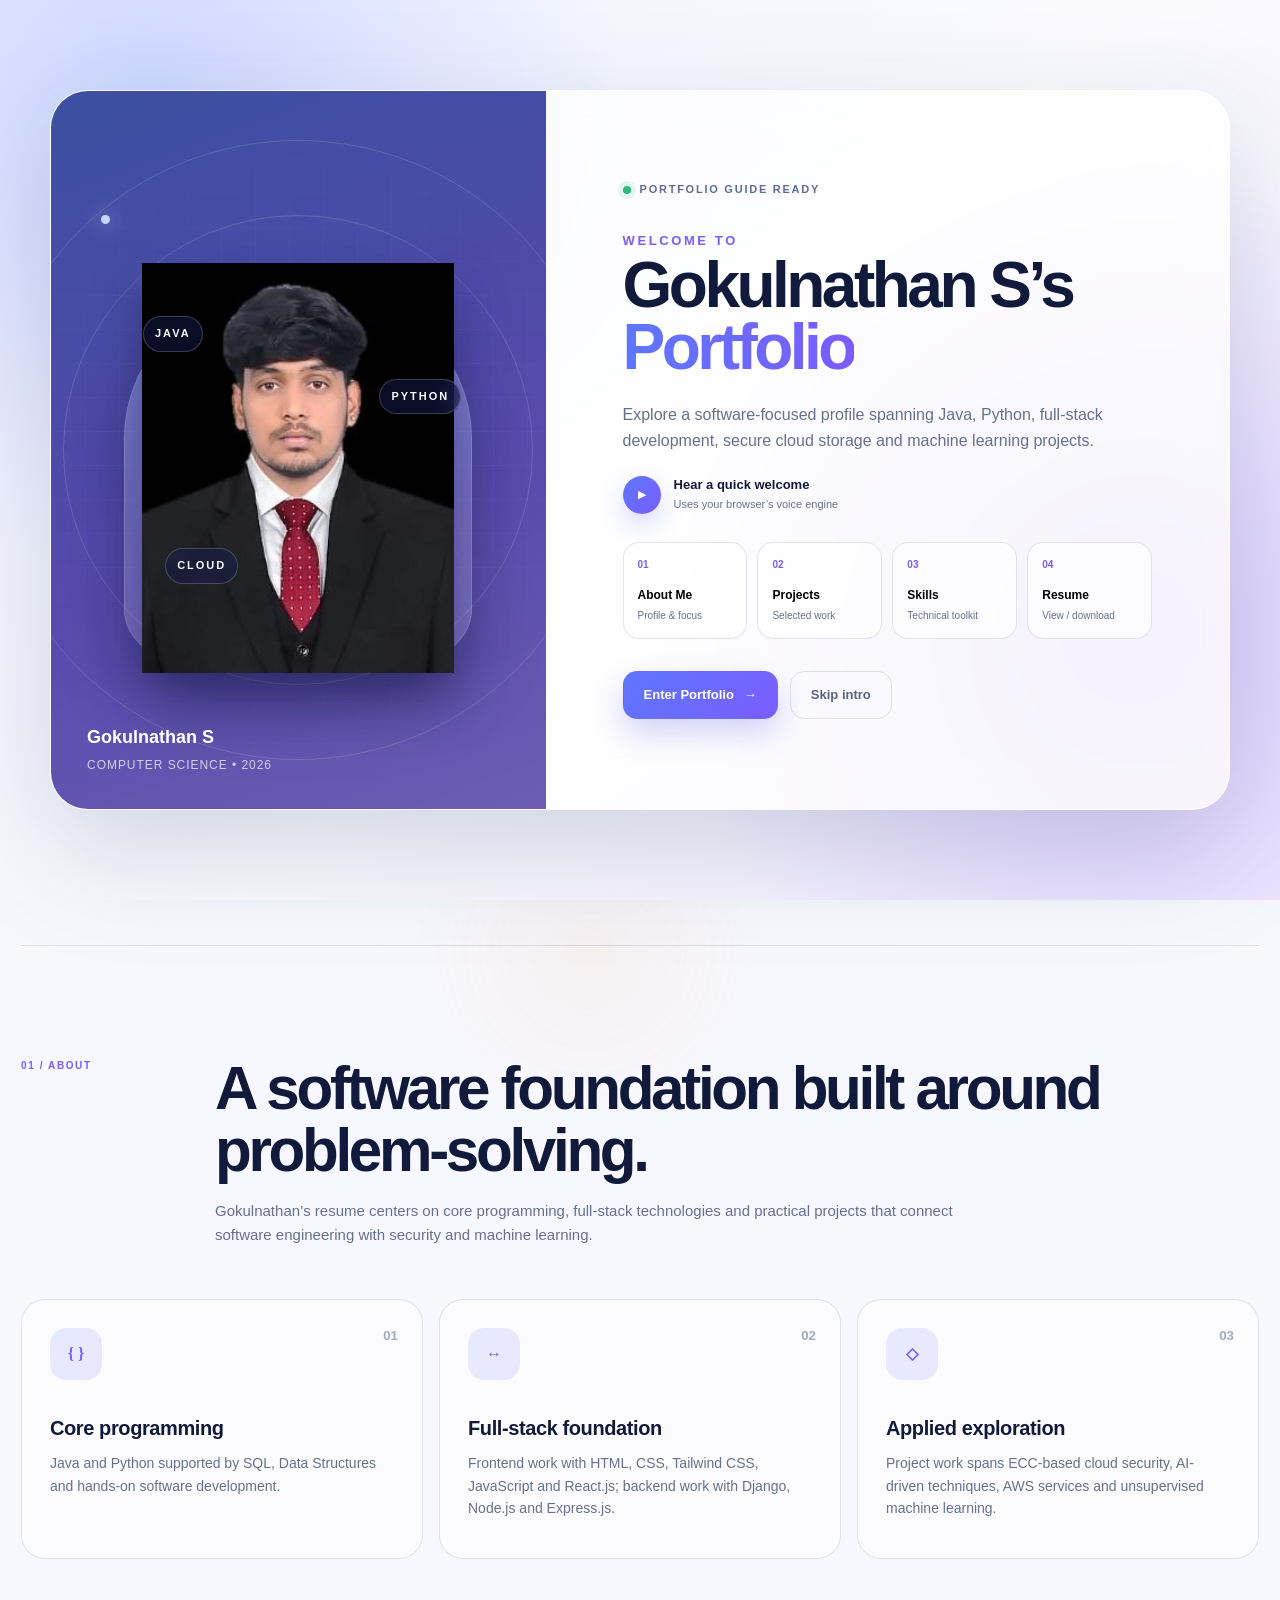
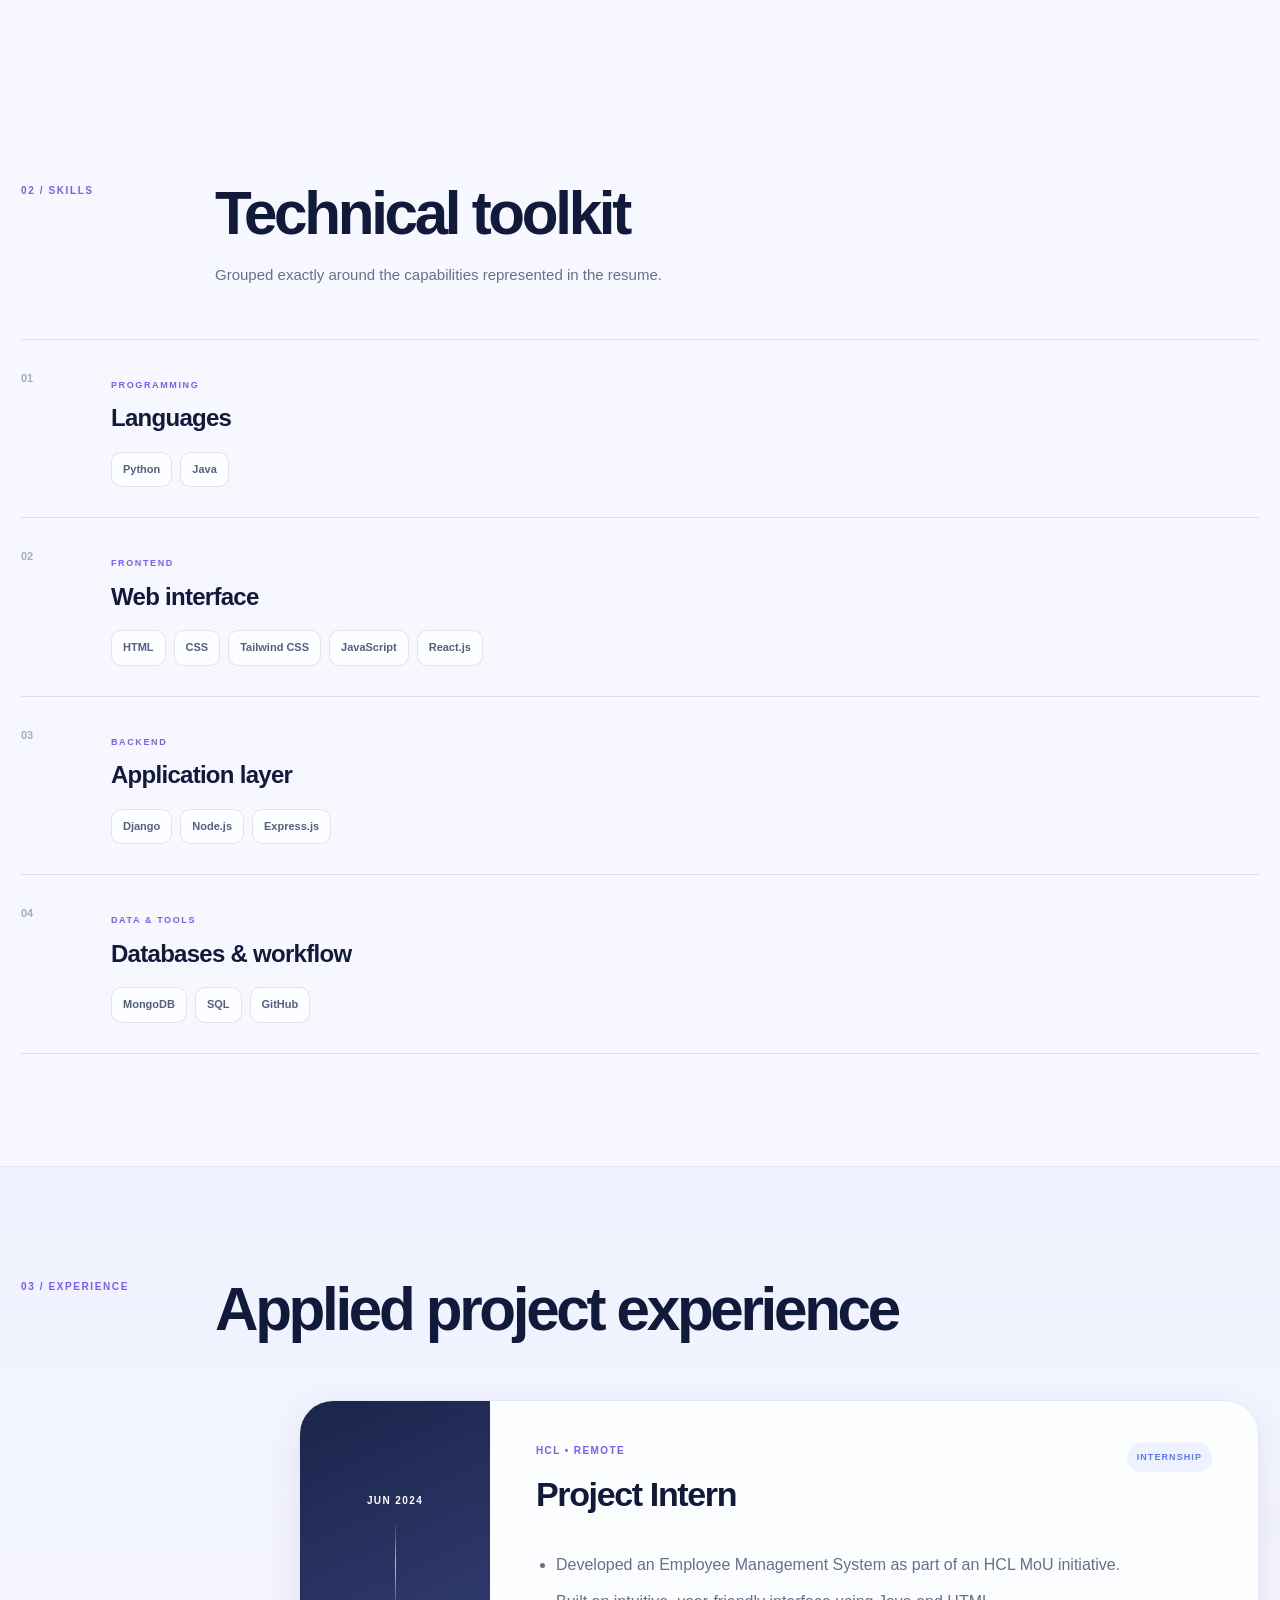
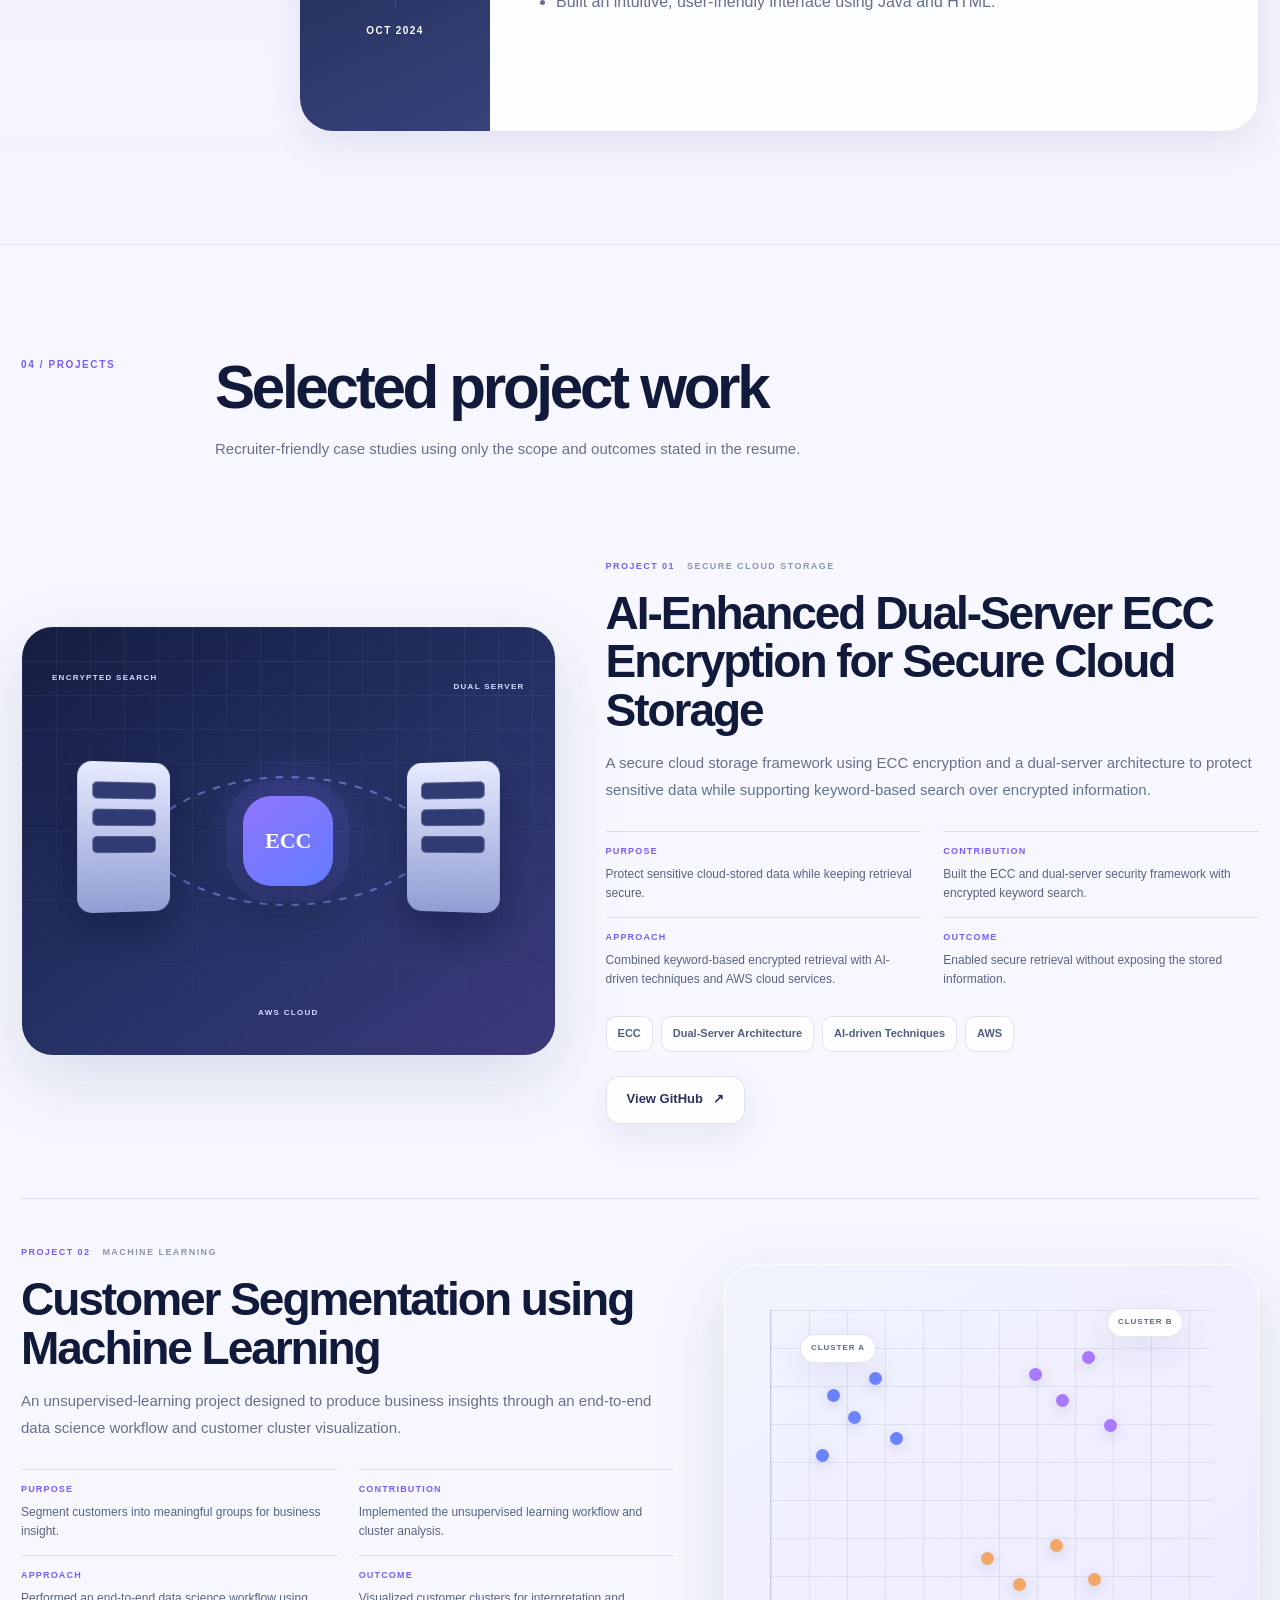
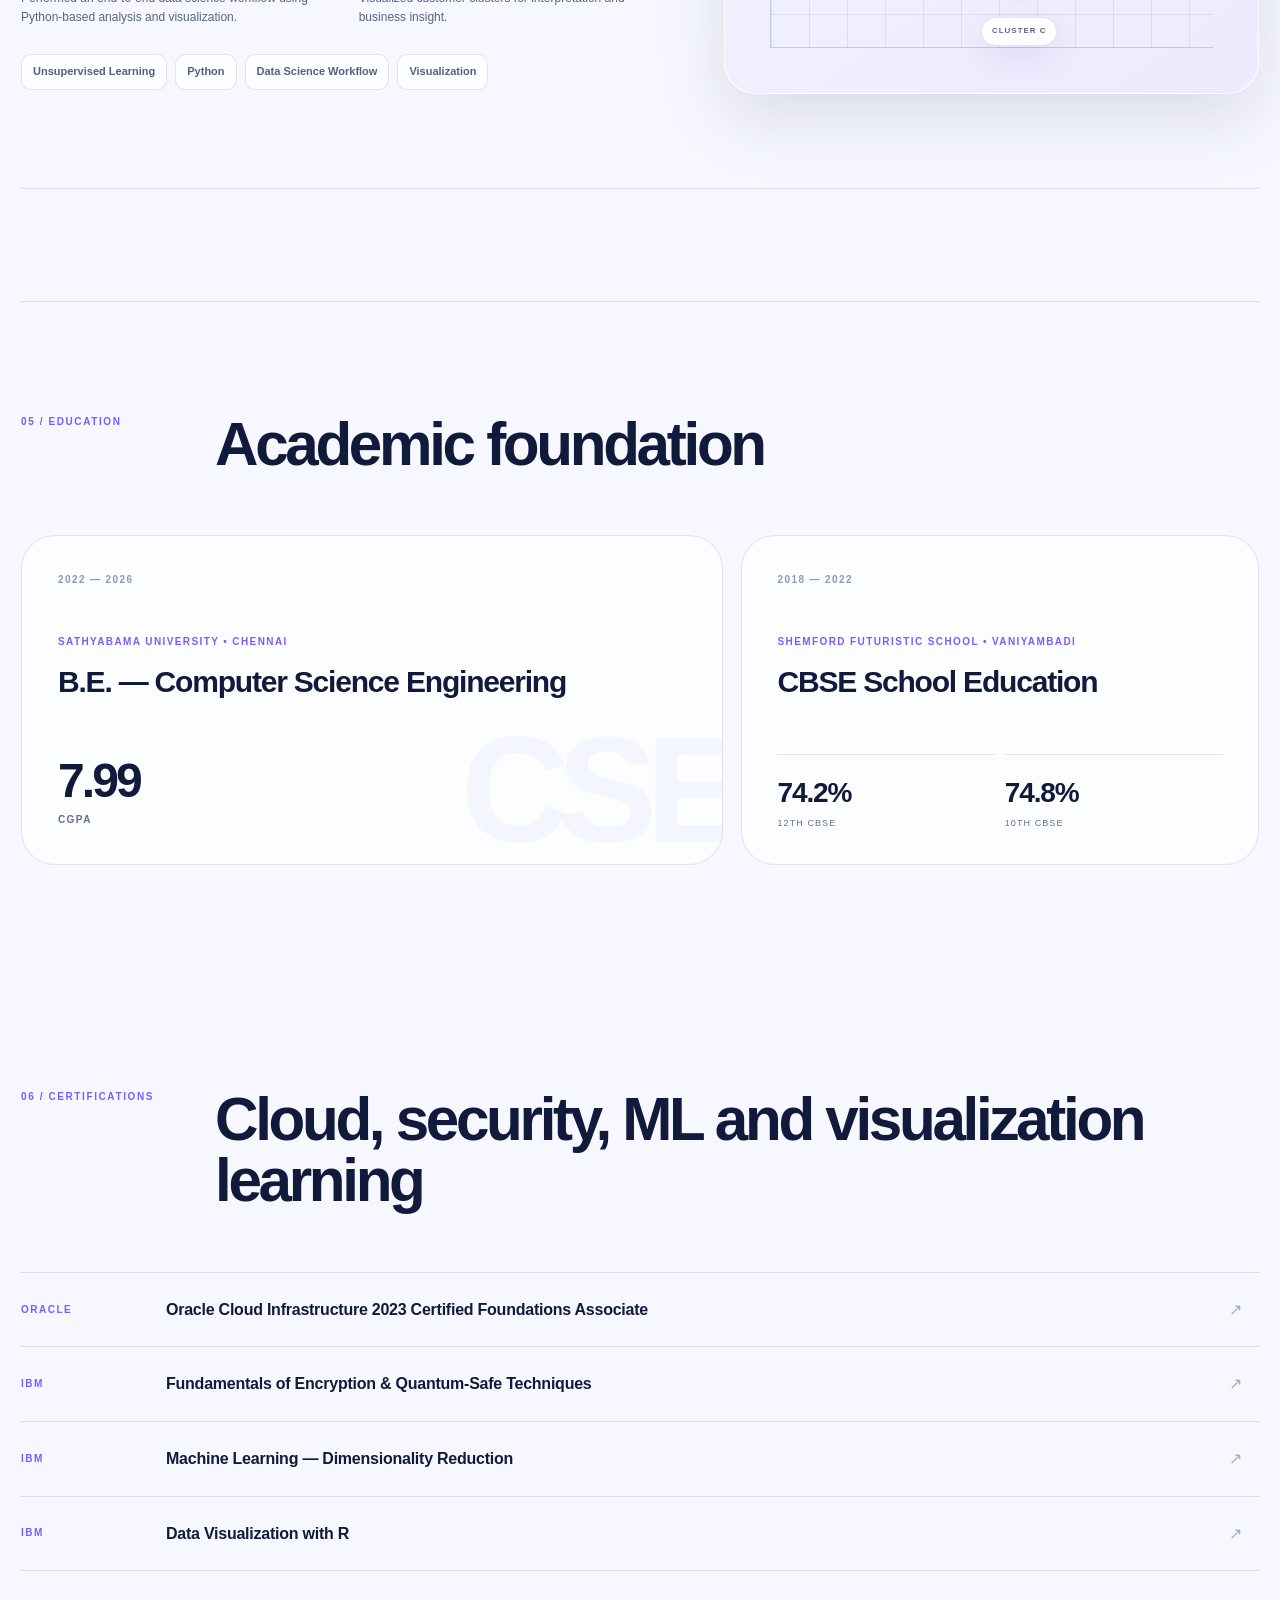
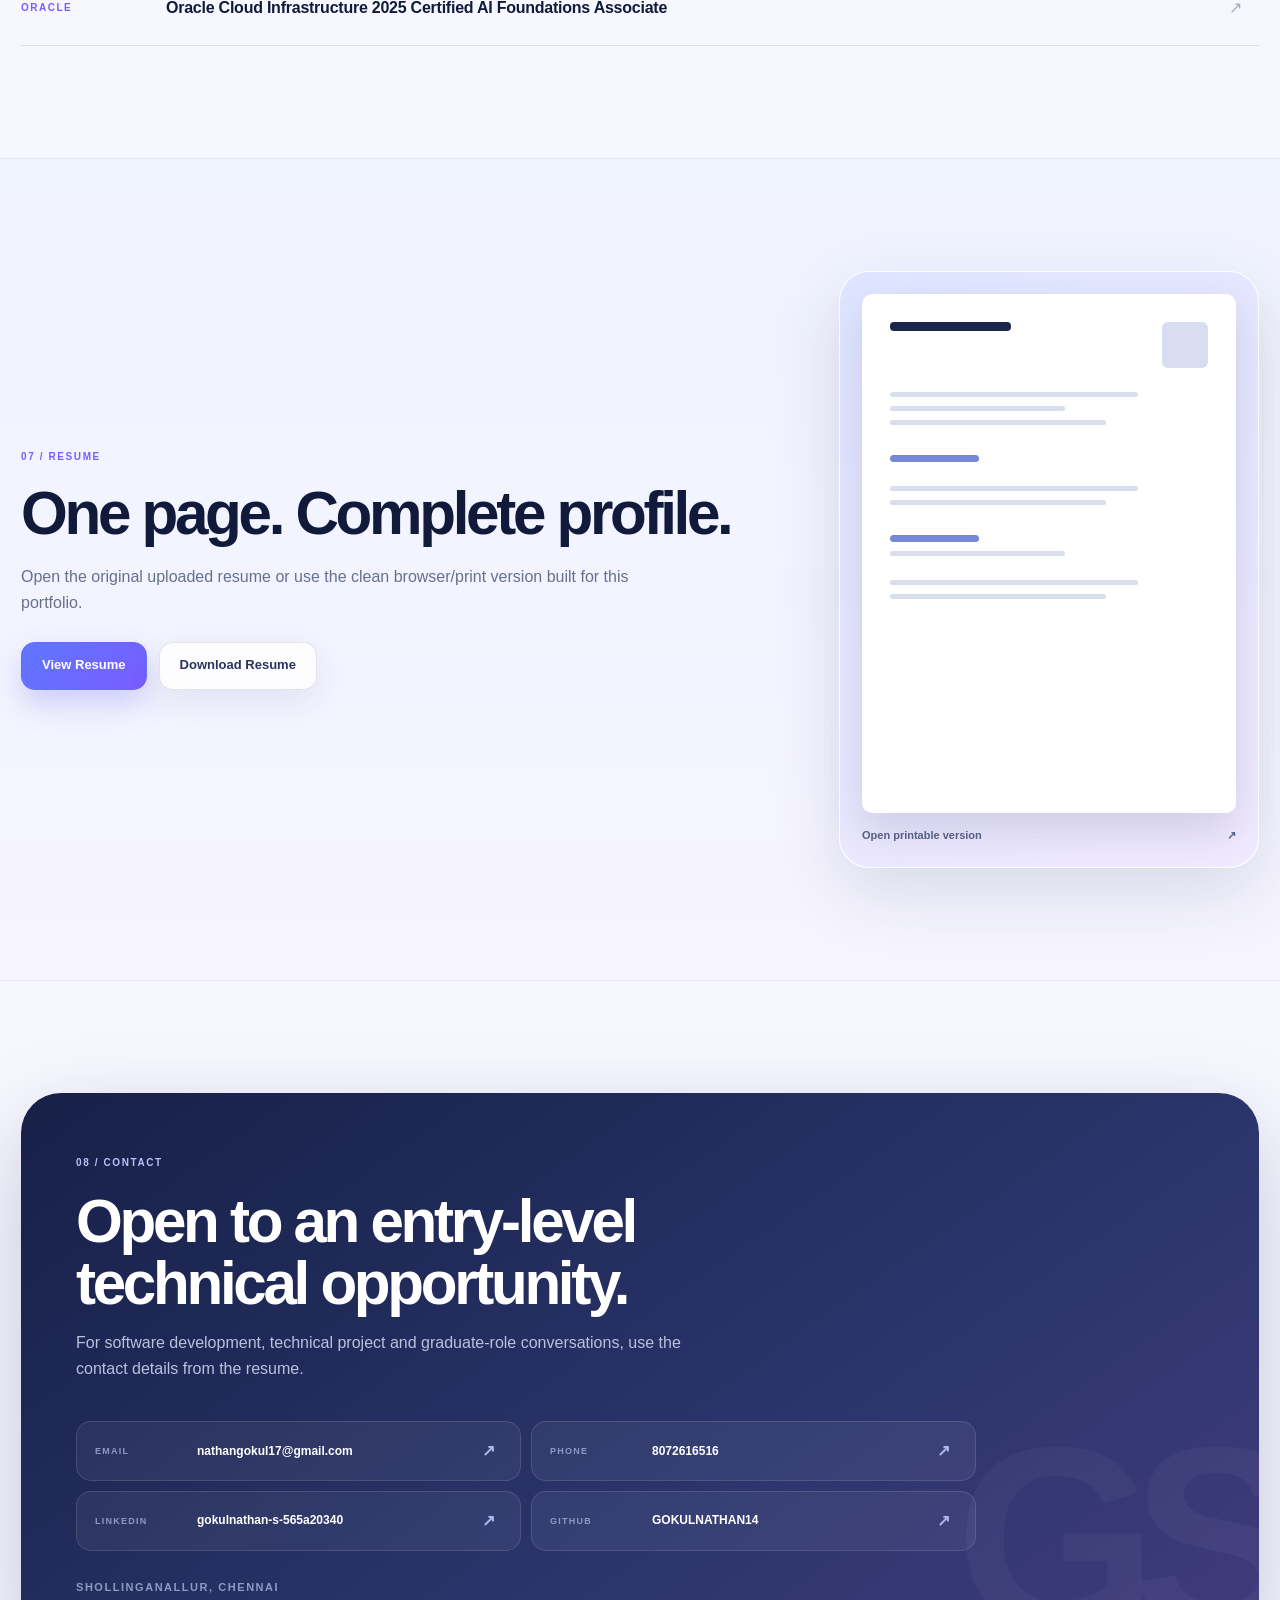
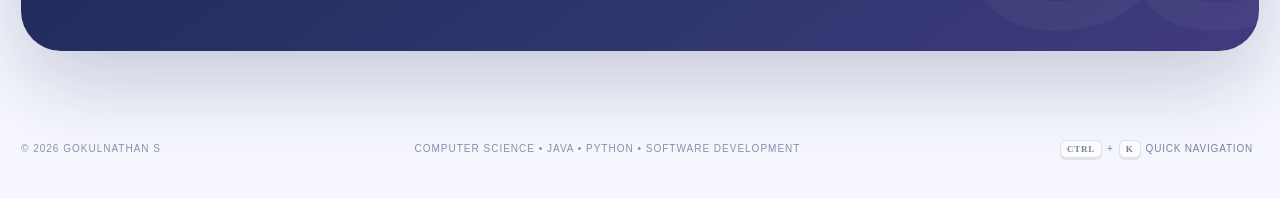
<file: index.html>
<!doctype html>
<html lang="en">
<head>
  <meta charset="utf-8" />
  <meta name="viewport" content="width=device-width, initial-scale=1" />
  <meta name="theme-color" content="#f6f7ff" />
  <meta name="color-scheme" content="light" />
  <title>Gokulnathan S | Computer Science Graduate</title>
  <meta name="description" content="Portfolio of Gokulnathan S, a Computer Science graduate with Java, Python, SQL, full-stack development, cloud security and machine learning project experience." />
  <link rel="canonical" href="https://gokulnathan-s-portfolio.vercel.app/" />
  <meta property="og:type" content="website" />
  <meta property="og:title" content="Gokulnathan S | Computer Science Graduate" />
  <meta property="og:description" content="Java, Python, SQL, full-stack development, secure cloud storage and machine learning projects." />
  <meta property="og:url" content="https://gokulnathan-s-portfolio.vercel.app/" />
  <meta property="og:image" content="https://gokulnathan-s-portfolio.vercel.app/assets/og-card.svg" />
  <meta name="twitter:card" content="summary_large_image" />
  <meta name="twitter:title" content="Gokulnathan S | Computer Science Graduate" />
  <meta name="twitter:description" content="Java, Python, SQL, full-stack development, secure cloud storage and machine learning projects." />
  <meta name="twitter:image" content="https://gokulnathan-s-portfolio.vercel.app/assets/og-card.svg" />
  <link rel="icon" href="assets/favicon.svg" type="image/svg+xml" />
  <link rel="stylesheet" href="styles.css" />
  <script type="application/ld+json">
  {
    "@context": "https://schema.org",
    "@type": "Person",
    "name": "Gokulnathan S",
    "jobTitle": "Computer Science Graduate",
    "description": "Computer Science graduate with a foundation in Java, Python, SQL, Data Structures and software development.",
    "email": "mailto:nathangokul17@gmail.com",
    "telephone": "8072616516",
    "address": {
      "@type": "PostalAddress",
      "addressLocality": "Shollinganallur",
      "addressRegion": "Chennai"
    },
    "sameAs": [
      "https://www.linkedin.com/in/gokulnathan-s-565a20340",
      "https://github.com/GOKULNATHAN14"
    ],
    "alumniOf": {
      "@type": "CollegeOrUniversity",
      "name": "Sathyabama University"
    }
  }
  </script>
</head>
<body>
  <a class="skip-link" href="#main">Skip to main content</a>

  <div class="ambient ambient-a" aria-hidden="true"></div>
  <div class="ambient ambient-b" aria-hidden="true"></div>
  <div class="ambient ambient-c" aria-hidden="true"></div>
  <div class="grid-noise" aria-hidden="true"></div>

  <section class="intro" id="intro" aria-labelledby="intro-title" aria-modal="true" role="dialog">
    <div class="intro-shell">
      <div class="intro-visual" aria-label="Portrait of Gokulnathan S">
        <div class="portrait-orbit orbit-one" aria-hidden="true"></div>
        <div class="portrait-orbit orbit-two" aria-hidden="true"></div>
        <div class="portrait-stage">
          <span class="portrait-tag tag-java">JAVA</span>
          <span class="portrait-tag tag-python">PYTHON</span>
          <span class="portrait-tag tag-cloud">CLOUD</span>
          <img src="assets/gokulnathan-portrait.jpg" alt="Gokulnathan S professional portrait" width="277" height="364" />
          <div class="portrait-floor" aria-hidden="true"></div>
        </div>
        <div class="intro-identity">
          <strong>Gokulnathan S</strong>
          <span>Computer Science • 2026</span>
        </div>
      </div>

      <div class="intro-copy">
        <div class="eyebrow"><span class="status-dot"></span> PORTFOLIO GUIDE READY</div>
        <p class="mini-kicker">WELCOME TO</p>
        <h2 id="intro-title">Gokulnathan S’s<br /><span>Portfolio</span></h2>
        <p class="intro-lede">Explore a software-focused profile spanning Java, Python, full-stack development, secure cloud storage and machine learning projects.</p>

        <button class="voice-control" id="voiceWelcome" type="button" aria-pressed="false">
          <span class="voice-icon" aria-hidden="true">▶</span>
          <span><strong>Hear a quick welcome</strong><small>Uses your browser’s voice engine</small></span>
        </button>

        <div class="quick-grid" aria-label="Quick navigation">
          <button class="quick-card" data-target="#about" type="button"><span>01</span><strong>About Me</strong><small>Profile & focus</small></button>
          <button class="quick-card" data-target="#projects" type="button"><span>02</span><strong>Projects</strong><small>Selected work</small></button>
          <button class="quick-card" data-target="#skills" type="button"><span>03</span><strong>Skills</strong><small>Technical toolkit</small></button>
          <button class="quick-card" data-target="#resume" type="button"><span>04</span><strong>Resume</strong><small>View / download</small></button>
        </div>

        <div class="intro-actions">
          <button class="btn btn-primary magnetic" id="enterPortfolio" type="button">Enter Portfolio <span aria-hidden="true">→</span></button>
          <button class="btn btn-ghost" id="skipIntro" type="button">Skip intro</button>
        </div>
      </div>
    </div>
  </section>

  <header class="site-header" id="siteHeader">
    <a class="brand" href="#hero" aria-label="Gokulnathan S home">
      <span class="brand-mark">GS</span>
      <span class="brand-copy"><strong>GOKULNATHAN S</strong><small>CS • SOFTWARE</small></span>
    </a>
    <button class="nav-toggle" id="navToggle" type="button" aria-expanded="false" aria-controls="primaryNav" aria-label="Open navigation"><span></span><span></span></button>
    <nav class="primary-nav" id="primaryNav" aria-label="Primary navigation">
      <a href="#about">About</a>
      <a href="#skills">Skills</a>
      <a href="#experience">Experience</a>
      <a href="#projects">Projects</a>
      <a href="#education">Education</a>
      <a href="#certifications">Certifications</a>
      <a href="#resume">Resume</a>
      <a class="nav-cta" href="#contact">Contact</a>
    </nav>
  </header>

  <main id="main">
    <section class="hero section" id="hero" aria-labelledby="hero-title">
      <div class="hero-copy reveal">
        <div class="eyebrow">COMPUTER SCIENCE • SOFTWARE DEVELOPMENT • 2026</div>
        <h1 id="hero-title">GOKULNATHAN <span>S</span></h1>
        <p class="hero-role">Computer Science Graduate <span>•</span> Java / Python / Full-Stack</p>
        <p class="hero-lede">A Computer Science graduate with a foundation in Java, Python, SQL, Data Structures and software development, backed by hands-on project work in secure cloud storage, machine learning and an HCL project internship.</p>
        <div class="skill-ribbon" aria-label="Key skills">
          <span>Java</span><span>Python</span><span>SQL</span><span>React.js</span><span>Django</span><span>Node.js</span>
        </div>
        <div class="hero-actions">
          <a class="btn btn-primary magnetic" href="#projects">View Projects <span aria-hidden="true">↘</span></a>
          <a class="btn btn-soft" href="resume.html">View Resume</a>
          <a class="text-link" href="mailto:nathangokul17@gmail.com">Contact <span aria-hidden="true">↗</span></a>
        </div>
        <div class="proof-row" aria-label="Profile proof points">
          <div><strong>7.99</strong><span>B.E. CSE CGPA</span></div>
          <div><strong>HCL</strong><span>Project Intern</span></div>
          <div><strong>2</strong><span>Featured Projects</span></div>
        </div>
      </div>

      <div class="hero-visual reveal" data-delay="120">
        <div class="code-window parallax-card" data-parallax="0.035">
          <div class="window-bar"><span></span><span></span><span></span><small>profile.java</small></div>
          <pre aria-label="Decorative code sample"><code><span class="code-purple">class</span> <span class="code-blue">Gokulnathan</span> {
  focus = [
    <span class="code-green">"Software Development"</span>,
    <span class="code-green">"Cloud Security"</span>,
    <span class="code-green">"Machine Learning"</span>
  ];

  build() {
    <span class="code-purple">return</span> <span class="code-gold">"practical solutions"</span>;
  }
}</code></pre>
          <div class="code-status"><span class="status-dot"></span> ready_to_build</div>
        </div>
        <div class="hero-portrait-card parallax-card" data-parallax="-0.025">
          <div class="halo" aria-hidden="true"></div>
          <img src="assets/gokulnathan-portrait.jpg" alt="Gokulnathan S in formal attire" width="277" height="364" />
          <div class="portrait-caption"><strong>Gokulnathan S</strong><span>Shollinganallur, Chennai</span></div>
        </div>
        <div class="floating-chip chip-one">ECC • CLOUD</div>
        <div class="floating-chip chip-two">ML • DATA</div>
      </div>
    </section>

    <section class="section section-lined" id="about" aria-labelledby="about-title">
      <div class="section-heading reveal">
        <span class="section-index">01 / ABOUT</span>
        <h2 id="about-title">A software foundation built around problem-solving.</h2>
        <p>Gokulnathan’s resume centers on core programming, full-stack technologies and practical projects that connect software engineering with security and machine learning.</p>
      </div>
      <div class="principles-grid">
        <article class="principle reveal">
          <span class="principle-icon">{ }</span>
          <small>01</small>
          <h3>Core programming</h3>
          <p>Java and Python supported by SQL, Data Structures and hands-on software development.</p>
        </article>
        <article class="principle reveal" data-delay="80">
          <span class="principle-icon">↔</span>
          <small>02</small>
          <h3>Full-stack foundation</h3>
          <p>Frontend work with HTML, CSS, Tailwind CSS, JavaScript and React.js; backend work with Django, Node.js and Express.js.</p>
        </article>
        <article class="principle reveal" data-delay="160">
          <span class="principle-icon">◇</span>
          <small>03</small>
          <h3>Applied exploration</h3>
          <p>Project work spans ECC-based cloud security, AI-driven techniques, AWS services and unsupervised machine learning.</p>
        </article>
      </div>
    </section>

    <section class="section" id="skills" aria-labelledby="skills-title">
      <div class="section-heading reveal">
        <span class="section-index">02 / SKILLS</span>
        <h2 id="skills-title">Technical toolkit</h2>
        <p>Grouped exactly around the capabilities represented in the resume.</p>
      </div>
      <div class="skills-layout">
        <article class="skill-group reveal">
          <div class="skill-num">01</div>
          <div><span class="skill-label">PROGRAMMING</span><h3>Languages</h3><div class="tags"><span>Python</span><span>Java</span></div></div>
        </article>
        <article class="skill-group reveal" data-delay="60">
          <div class="skill-num">02</div>
          <div><span class="skill-label">FRONTEND</span><h3>Web interface</h3><div class="tags"><span>HTML</span><span>CSS</span><span>Tailwind CSS</span><span>JavaScript</span><span>React.js</span></div></div>
        </article>
        <article class="skill-group reveal" data-delay="120">
          <div class="skill-num">03</div>
          <div><span class="skill-label">BACKEND</span><h3>Application layer</h3><div class="tags"><span>Django</span><span>Node.js</span><span>Express.js</span></div></div>
        </article>
        <article class="skill-group reveal" data-delay="180">
          <div class="skill-num">04</div>
          <div><span class="skill-label">DATA & TOOLS</span><h3>Databases & workflow</h3><div class="tags"><span>MongoDB</span><span>SQL</span><span>GitHub</span></div></div>
        </article>
      </div>
    </section>

    <section class="section section-tint" id="experience" aria-labelledby="experience-title">
      <div class="section-heading reveal">
        <span class="section-index">03 / EXPERIENCE</span>
        <h2 id="experience-title">Applied project experience</h2>
      </div>
      <article class="experience-card reveal">
        <div class="experience-date"><span>JUN 2024</span><i></i><span>OCT 2024</span></div>
        <div class="experience-main">
          <div class="experience-topline"><div><p class="overline">HCL • REMOTE</p><h3>Project Intern</h3></div><span class="badge">INTERNSHIP</span></div>
          <ul>
            <li>Developed an Employee Management System as part of an HCL MoU initiative.</li>
            <li>Built an intuitive, user-friendly interface using Java and HTML.</li>
          </ul>
        </div>
      </article>
    </section>

    <section class="section" id="projects" aria-labelledby="projects-title">
      <div class="section-heading reveal">
        <span class="section-index">04 / PROJECTS</span>
        <h2 id="projects-title">Selected project work</h2>
        <p>Recruiter-friendly case studies using only the scope and outcomes stated in the resume.</p>
      </div>

      <article class="project-feature reveal">
        <div class="project-visual security-visual" aria-hidden="true">
          <div class="server server-a"><span></span><span></span><span></span></div>
          <div class="server server-b"><span></span><span></span><span></span></div>
          <div class="lock-core">ECC</div>
          <svg class="connection-lines" viewBox="0 0 500 320" focusable="false"><path d="M105 160 C170 80 330 80 395 160"/><path d="M105 160 C170 240 330 240 395 160"/></svg>
          <span class="visual-note note-a">ENCRYPTED SEARCH</span>
          <span class="visual-note note-b">DUAL SERVER</span>
          <span class="visual-note note-c">AWS CLOUD</span>
        </div>
        <div class="project-copy">
          <div class="project-meta"><span>PROJECT 01</span><span>SECURE CLOUD STORAGE</span></div>
          <h3>AI-Enhanced Dual-Server ECC Encryption for Secure Cloud Storage</h3>
          <p class="project-summary">A secure cloud storage framework using ECC encryption and a dual-server architecture to protect sensitive data while supporting keyword-based search over encrypted information.</p>
          <div class="case-grid">
            <div><span>Purpose</span><p>Protect sensitive cloud-stored data while keeping retrieval secure.</p></div>
            <div><span>Contribution</span><p>Built the ECC and dual-server security framework with encrypted keyword search.</p></div>
            <div><span>Approach</span><p>Combined keyword-based encrypted retrieval with AI-driven techniques and AWS cloud services.</p></div>
            <div><span>Outcome</span><p>Enabled secure retrieval without exposing the stored information.</p></div>
          </div>
          <div class="tags project-tags"><span>ECC</span><span>Dual-Server Architecture</span><span>AI-driven Techniques</span><span>AWS</span></div>
          <a class="btn btn-soft" href="https://github.com/GOKULNATHAN14/AI-Enhanced-Dual-Server-Public-Key-Encryption-Using-ECC" target="_blank" rel="noreferrer">View GitHub <span aria-hidden="true">↗</span></a>
        </div>
      </article>

      <article class="project-feature reverse reveal">
        <div class="project-visual ml-visual" aria-hidden="true">
          <div class="plot-grid"></div>
          <span class="point p1"></span><span class="point p2"></span><span class="point p3"></span><span class="point p4"></span><span class="point p5"></span>
          <span class="point q1"></span><span class="point q2"></span><span class="point q3"></span><span class="point q4"></span>
          <span class="point r1"></span><span class="point r2"></span><span class="point r3"></span><span class="point r4"></span>
          <div class="cluster-label label-a">CLUSTER A</div><div class="cluster-label label-b">CLUSTER B</div><div class="cluster-label label-c">CLUSTER C</div>
        </div>
        <div class="project-copy">
          <div class="project-meta"><span>PROJECT 02</span><span>MACHINE LEARNING</span></div>
          <h3>Customer Segmentation using Machine Learning</h3>
          <p class="project-summary">An unsupervised-learning project designed to produce business insights through an end-to-end data science workflow and customer cluster visualization.</p>
          <div class="case-grid">
            <div><span>Purpose</span><p>Segment customers into meaningful groups for business insight.</p></div>
            <div><span>Contribution</span><p>Implemented the unsupervised learning workflow and cluster analysis.</p></div>
            <div><span>Approach</span><p>Performed an end-to-end data science workflow using Python-based analysis and visualization.</p></div>
            <div><span>Outcome</span><p>Visualized customer clusters for interpretation and business insight.</p></div>
          </div>
          <div class="tags project-tags"><span>Unsupervised Learning</span><span>Python</span><span>Data Science Workflow</span><span>Visualization</span></div>
        </div>
      </article>
    </section>

    <section class="section section-lined" id="education" aria-labelledby="education-title">
      <div class="section-heading reveal">
        <span class="section-index">05 / EDUCATION</span>
        <h2 id="education-title">Academic foundation</h2>
      </div>
      <div class="education-grid">
        <article class="education-primary reveal">
          <span class="edu-year">2022 — 2026</span>
          <p class="overline">SATHYABAMA UNIVERSITY • CHENNAI</p>
          <h3>B.E. — Computer Science Engineering</h3>
          <div class="cgpa-block"><strong>7.99</strong><span>CGPA</span></div>
        </article>
        <article class="education-school reveal" data-delay="100">
          <span class="edu-year">2018 — 2022</span>
          <p class="overline">SHEMFORD FUTURISTIC SCHOOL • VANIYAMBADI</p>
          <h3>CBSE School Education</h3>
          <div class="school-scores"><div><strong>74.2%</strong><span>12th CBSE</span></div><div><strong>74.8%</strong><span>10th CBSE</span></div></div>
        </article>
      </div>
    </section>

    <section class="section" id="certifications" aria-labelledby="certifications-title">
      <div class="section-heading reveal">
        <span class="section-index">06 / CERTIFICATIONS</span>
        <h2 id="certifications-title">Cloud, security, ML and visualization learning</h2>
      </div>
      <div class="cert-list">
        <article class="cert-row reveal"><span class="cert-brand">ORACLE</span><div><h3>Oracle Cloud Infrastructure 2023 Certified Foundations Associate</h3></div><span class="cert-arrow">↗</span></article>
        <article class="cert-row reveal"><span class="cert-brand">IBM</span><div><h3>Fundamentals of Encryption &amp; Quantum-Safe Techniques</h3></div><span class="cert-arrow">↗</span></article>
        <article class="cert-row reveal"><span class="cert-brand">IBM</span><div><h3>Machine Learning — Dimensionality Reduction</h3></div><span class="cert-arrow">↗</span></article>
        <article class="cert-row reveal"><span class="cert-brand">IBM</span><div><h3>Data Visualization with R</h3></div><span class="cert-arrow">↗</span></article>
        <article class="cert-row reveal"><span class="cert-brand">ORACLE</span><div><h3>Oracle Cloud Infrastructure 2025 Certified AI Foundations Associate</h3></div><span class="cert-arrow">↗</span></article>
      </div>
    </section>

    <section class="section resume-section section-tint" id="resume" aria-labelledby="resume-title">
      <div class="resume-panel reveal">
        <div>
          <span class="section-index">07 / RESUME</span>
          <h2 id="resume-title">One page. Complete profile.</h2>
          <p>Open the original uploaded resume or use the clean browser/print version built for this portfolio.</p>
          <div class="resume-actions">
            <a class="btn btn-primary" href="resume.html">View Resume</a>
            <a class="btn btn-soft" href="assets/resume.pdf" download>Download Resume</a>
          </div>
        </div>
        <a class="resume-preview" href="resume.html" aria-label="Open printable resume">
          <div class="resume-paper">
            <div class="resume-mini-head"><span></span><span></span></div>
            <div class="resume-mini-line wide"></div><div class="resume-mini-line"></div><div class="resume-mini-line mid"></div>
            <div class="resume-mini-section"></div><div class="resume-mini-line wide"></div><div class="resume-mini-line mid"></div>
            <div class="resume-mini-section"></div><div class="resume-mini-line"></div><div class="resume-mini-line wide"></div><div class="resume-mini-line mid"></div>
          </div>
          <span>Open printable version <b>↗</b></span>
        </a>
      </div>
    </section>

    <section class="section contact-section" id="contact" aria-labelledby="contact-title">
      <div class="contact-panel reveal">
        <div>
          <span class="section-index">08 / CONTACT</span>
          <h2 id="contact-title">Open to an entry-level technical opportunity.</h2>
          <p>For software development, technical project and graduate-role conversations, use the contact details from the resume.</p>
        </div>
        <div class="contact-links">
          <a href="mailto:nathangokul17@gmail.com"><span>Email</span><strong>nathangokul17@gmail.com</strong><b>↗</b></a>
          <a href="tel:8072616516"><span>Phone</span><strong>8072616516</strong><b>↗</b></a>
          <a href="https://www.linkedin.com/in/gokulnathan-s-565a20340" target="_blank" rel="noreferrer"><span>LinkedIn</span><strong>gokulnathan-s-565a20340</strong><b>↗</b></a>
          <a href="https://github.com/GOKULNATHAN14" target="_blank" rel="noreferrer"><span>GitHub</span><strong>GOKULNATHAN14</strong><b>↗</b></a>
        </div>
        <div class="contact-location">Shollinganallur, Chennai</div>
      </div>
    </section>
  </main>

  <footer class="site-footer">
    <p>© <span id="year"></span> Gokulnathan S</p>
    <p>Computer Science • Java • Python • Software Development</p>
    <button type="button" class="command-hint" id="commandHint"><kbd>Ctrl</kbd><span>+</span><kbd>K</kbd> Quick navigation</button>
  </footer>

  <div class="command-overlay" id="commandOverlay" hidden>
    <div class="command-box" role="dialog" aria-modal="true" aria-labelledby="commandTitle">
      <div class="command-input-wrap">
        <span aria-hidden="true">⌘</span>
        <label class="sr-only" for="commandInput" id="commandTitle">Quick navigation</label>
        <input id="commandInput" type="text" autocomplete="off" placeholder="Go to projects, resume, GitHub..." />
        <kbd>ESC</kbd>
      </div>
      <div class="command-results" id="commandResults"></div>
    </div>
  </div>

  <script src="script.js" defer></script>
</body>
</html>
</file>
<file: styles.css>
:root {
  --bg: #f7f8ff;
  --bg-2: #eff2ff;
  --surface: rgba(255, 255, 255, 0.78);
  --surface-strong: #ffffff;
  --ink: #111a3a;
  --muted: #66708d;
  --line: rgba(27, 42, 91, 0.12);
  --blue: #5e77ff;
  --violet: #7a5cff;
  --lavender: #b5a7ff;
  --warm: #ffb978;
  --cyan: #76c8ff;
  --success: #31b77c;
  --shadow: 0 24px 70px rgba(37, 47, 99, 0.14);
  --shadow-soft: 0 12px 34px rgba(37, 47, 99, 0.09);
  --radius-xl: 34px;
  --radius-lg: 24px;
  --radius-md: 18px;
  --max: 1240px;
  --header-h: 76px;
}

* { box-sizing: border-box; }
html { scroll-behavior: smooth; }
body {
  margin: 0;
  min-width: 320px;
  background: var(--bg);
  color: var(--ink);
  font-family: Inter, ui-sans-serif, -apple-system, BlinkMacSystemFont, "Segoe UI", sans-serif;
  line-height: 1.6;
  overflow-x: hidden;
}
body.intro-open { overflow: hidden; }
a { color: inherit; text-decoration: none; }
button, input { font: inherit; }
button, a { -webkit-tap-highlight-color: transparent; }
img { max-width: 100%; display: block; }
::selection { background: rgba(122,92,255,.22); }
:focus-visible { outline: 3px solid rgba(94,119,255,.48); outline-offset: 4px; border-radius: 8px; }

.skip-link { position: fixed; left: 16px; top: 12px; z-index: 999; transform: translateY(-150%); padding: 10px 14px; background: #111a3a; color: white; border-radius: 10px; transition: .2s; }
.skip-link:focus { transform: translateY(0); }
.sr-only { position:absolute!important; width:1px!important; height:1px!important; padding:0!important; margin:-1px!important; overflow:hidden!important; clip:rect(0,0,0,0)!important; white-space:nowrap!important; border:0!important; }

.ambient { position: fixed; border-radius: 999px; filter: blur(10px); opacity: .42; pointer-events: none; z-index: -3; animation: floatAmbient 18s ease-in-out infinite alternate; }
.ambient-a { width: 36vw; height: 36vw; left: -16vw; top: 10vh; background: radial-gradient(circle, rgba(115,145,255,.34), transparent 67%); }
.ambient-b { width: 35vw; height: 35vw; right: -15vw; top: 35vh; background: radial-gradient(circle, rgba(153,113,255,.28), transparent 66%); animation-delay: -6s; }
.ambient-c { width: 28vw; height: 28vw; left: 32vw; bottom: -18vw; background: radial-gradient(circle, rgba(255,185,120,.25), transparent 70%); animation-delay: -10s; }
.grid-noise { position: fixed; inset: 0; pointer-events: none; z-index: -4; opacity: .18; background-image: linear-gradient(rgba(37,57,111,.05) 1px, transparent 1px), linear-gradient(90deg, rgba(37,57,111,.05) 1px, transparent 1px); background-size: 52px 52px; mask-image: linear-gradient(to bottom, black, transparent 88%); }
@keyframes floatAmbient { from { transform: translate3d(-2%, -2%, 0) scale(1); } to { transform: translate3d(4%, 3%, 0) scale(1.08); } }

.intro { position: fixed; inset: 0; z-index: 1000; display: grid; place-items: center; min-height: 100dvh; padding: 28px; background: radial-gradient(circle at 12% 12%, rgba(114,144,255,.28), transparent 34%), radial-gradient(circle at 88% 70%, rgba(133,90,255,.24), transparent 36%), linear-gradient(135deg, #eef2ff 0%, #fafaff 52%, #f4efff 100%); transition: opacity .55s ease, visibility .55s ease; }
.intro.is-hidden { opacity: 0; visibility: hidden; pointer-events: none; }
.intro-shell { width: min(1180px, 100%); min-height: min(720px, calc(100dvh - 56px)); display: grid; grid-template-columns: 42% 58%; background: rgba(255,255,255,.72); border: 1px solid rgba(255,255,255,.95); box-shadow: 0 40px 120px rgba(30,42,88,.18); border-radius: 38px; overflow: hidden; backdrop-filter: blur(22px); }
.intro-visual { position: relative; display: grid; place-items: center; min-height: 600px; overflow: hidden; background: linear-gradient(160deg, rgba(51,72,156,.96), rgba(78,64,169,.95) 58%, rgba(92,76,170,.9)); isolation: isolate; }
.intro-visual::before { content:""; position:absolute; inset:0; background-image: linear-gradient(rgba(255,255,255,.06) 1px, transparent 1px), linear-gradient(90deg, rgba(255,255,255,.06) 1px, transparent 1px); background-size: 34px 34px; mask-image: radial-gradient(circle at 50% 50%, black, transparent 80%); z-index:-3; }
.portrait-stage { position: relative; width: min(370px, 78%); aspect-ratio: .83; display: grid; place-items: end center; }
.portrait-stage::before { content:""; position:absolute; inset: 12% 3% 0; border-radius: 50% 50% 28% 28% / 40% 40% 16% 16%; background: linear-gradient(180deg, rgba(173,192,255,.36), rgba(255,255,255,.08)); border: 1px solid rgba(255,255,255,.2); box-shadow: inset 0 0 80px rgba(255,255,255,.12), 0 32px 70px rgba(9,15,52,.28); z-index:-1; }
.portrait-stage img { height: 92%; width: auto; object-fit: contain; filter: drop-shadow(0 26px 26px rgba(9,15,52,.34)); z-index:2; }
.portrait-floor { position:absolute; width: 82%; height: 38px; bottom: 1%; border-radius: 50%; background: rgba(10,17,59,.34); filter: blur(16px); }
.portrait-orbit { position:absolute; border:1px solid rgba(255,255,255,.14); border-radius: 50%; animation: orbitSpin 20s linear infinite; }
.orbit-one { width: 470px; height: 470px; }
.orbit-two { width: 620px; height: 620px; animation-direction: reverse; animation-duration: 28s; }
.portrait-orbit::after { content:""; position:absolute; width:9px; height:9px; border-radius:50%; background:#c6d4ff; top: 12%; left: 18%; box-shadow: 0 0 20px rgba(198,212,255,.85); }
@keyframes orbitSpin { to { transform: rotate(360deg); } }
.portrait-tag { position:absolute; z-index:5; color:#f9fbff; font-weight:800; font-size:11px; letter-spacing:.18em; padding:8px 11px; border:1px solid rgba(255,255,255,.2); border-radius:999px; background:rgba(22,30,87,.44); backdrop-filter: blur(12px); }
.tag-java { top:20%; left:8%; }.tag-python { right:6%; top:34%; }.tag-cloud { left:14%; bottom:20%; }
.intro-identity { position:absolute; left:36px; bottom:32px; z-index:6; color:white; }
.intro-identity strong { display:block; font-size:18px; }.intro-identity span { font-size:12px; opacity:.72; letter-spacing:.08em; text-transform:uppercase; }
.intro-copy { display:flex; flex-direction:column; justify-content:center; padding: clamp(38px, 6vw, 78px); }
.eyebrow { display:flex; align-items:center; gap:9px; color:#5e6c96; font-size:11px; font-weight:800; letter-spacing:.16em; text-transform:uppercase; }
.status-dot { width:8px; height:8px; border-radius:50%; background:var(--success); box-shadow: 0 0 0 5px rgba(49,183,124,.12); }
.mini-kicker { margin:32px 0 4px; font-size:13px; font-weight:800; letter-spacing:.2em; color:var(--violet); }
.intro-copy h2 { margin:0; font-size:clamp(44px, 5vw, 72px); line-height:.96; letter-spacing:-.055em; font-weight:850; }
.intro-copy h2 span { background:linear-gradient(90deg, var(--blue), var(--violet)); -webkit-background-clip:text; background-clip:text; color:transparent; }
.intro-lede { max-width:660px; margin:24px 0 22px; color:var(--muted); font-size:16px; }
.voice-control { display:flex; align-items:center; gap:13px; width:max-content; max-width:100%; border:0; background:transparent; color:var(--ink); padding:0; cursor:pointer; text-align:left; }
.voice-icon { width:38px; height:38px; display:grid; place-items:center; border-radius:50%; background:linear-gradient(135deg,var(--blue),var(--violet)); color:#fff; font-size:11px; box-shadow:0 10px 25px rgba(94,119,255,.25); transition:transform .2s; }
.voice-control:hover .voice-icon { transform:scale(1.08); }
.voice-control span:last-child { display:grid; }.voice-control strong { font-size:13px; }.voice-control small { color:var(--muted); font-size:11px; }
.quick-grid { display:grid; grid-template-columns:repeat(4,1fr); gap:10px; margin:28px 0 32px; }
.quick-card { border:1px solid var(--line); background:rgba(255,255,255,.64); border-radius:16px; padding:14px; text-align:left; cursor:pointer; min-width:0; transition:transform .22s ease, border-color .22s ease, background .22s ease; }
.quick-card:hover { transform:translateY(-4px); border-color:rgba(94,119,255,.35); background:white; }
.quick-card span { display:block; color:var(--violet); font-size:10px; font-weight:800; margin-bottom:13px; }.quick-card strong { display:block; font-size:12px; }.quick-card small { display:block; color:var(--muted); font-size:10px; margin-top:3px; }
.intro-actions,.hero-actions,.resume-actions { display:flex; align-items:center; gap:12px; flex-wrap:wrap; }
.btn { display:inline-flex; align-items:center; justify-content:center; gap:10px; min-height:48px; padding:0 20px; border-radius:14px; border:1px solid transparent; font-weight:800; font-size:13px; cursor:pointer; transition:transform .2s ease, box-shadow .2s ease, background .2s ease, border-color .2s ease; }
.btn-primary { color:#fff; background:linear-gradient(135deg,var(--blue),var(--violet)); box-shadow:0 14px 30px rgba(87,91,225,.26); }.btn-primary:hover { transform:translateY(-2px); box-shadow:0 18px 34px rgba(87,91,225,.32); }
.btn-soft { color:#28335e; background:rgba(255,255,255,.82); border-color:var(--line); box-shadow:var(--shadow-soft); }.btn-soft:hover,.btn-ghost:hover { transform:translateY(-2px); background:#fff; }
.btn-ghost { color:#586481; background:transparent; border-color:var(--line); }

.site-header { position:sticky; top:0; z-index:90; height:var(--header-h); width:min(calc(100% - 32px), var(--max)); margin:14px auto 0; display:flex; align-items:center; justify-content:space-between; gap:20px; padding:0 15px 0 18px; background:rgba(250,251,255,.74); border:1px solid rgba(255,255,255,.92); border-radius:20px; backdrop-filter:blur(22px); box-shadow:0 12px 40px rgba(34,46,91,.08); }
.brand { display:flex; align-items:center; gap:11px; flex-shrink:0; }.brand-mark { display:grid; place-items:center; width:39px; height:39px; border-radius:12px; color:#fff; font-weight:900; letter-spacing:-.03em; background:linear-gradient(135deg,var(--blue),var(--violet)); box-shadow:0 8px 20px rgba(94,119,255,.25); }.brand-copy { display:grid; line-height:1.05; }.brand-copy strong { font-size:12px; letter-spacing:.08em; }.brand-copy small { color:var(--muted); font-size:9px; letter-spacing:.15em; margin-top:4px; }
.primary-nav { display:flex; align-items:center; gap:4px; }.primary-nav a { position:relative; padding:10px 10px; border-radius:11px; color:#616c89; font-size:12px; font-weight:750; white-space:nowrap; }.primary-nav a:hover,.primary-nav a.active { color:var(--ink); background:rgba(94,119,255,.075); }.primary-nav .nav-cta { color:#fff; background:#172041; padding-inline:15px; }.primary-nav .nav-cta:hover,.primary-nav .nav-cta.active { color:#fff; background:#26315c; }
.nav-toggle { display:none; width:42px; height:42px; border:0; border-radius:12px; background:#fff; box-shadow:var(--shadow-soft); }.nav-toggle span { display:block; width:18px; height:2px; background:var(--ink); margin:5px auto; }

.section { width:min(calc(100% - 42px), var(--max)); margin:0 auto; padding:112px 0; position:relative; }
.section-lined { border-top:1px solid var(--line); }.section-tint { width:100%; max-width:none; padding-left:max(21px, calc((100% - var(--max))/2)); padding-right:max(21px, calc((100% - var(--max))/2)); background:linear-gradient(180deg, rgba(234,238,255,.55), rgba(245,243,255,.56)); border-block:1px solid rgba(68,78,141,.08); }
.hero { min-height:calc(100dvh - 90px); display:grid; grid-template-columns:1.03fr .97fr; align-items:center; gap:56px; padding-top:72px; }
.hero-copy,.hero-visual,.project-copy,.project-visual { min-width:0; }
.hero-copy h1 { margin:20px 0 8px; font-size:clamp(58px,8vw,112px); line-height:.82; letter-spacing:-.072em; font-weight:900; }.hero-copy h1 span { color:var(--violet); }.hero-role { margin:0 0 22px; font-size:clamp(18px,2vw,24px); font-weight:760; letter-spacing:-.02em; }.hero-role span { color:var(--lavender); padding:0 6px; }.hero-lede { max-width:720px; color:var(--muted); font-size:17px; line-height:1.8; }
.skill-ribbon { display:flex; gap:8px; flex-wrap:wrap; margin:26px 0 30px; }.skill-ribbon span { padding:8px 11px; border:1px solid var(--line); background:rgba(255,255,255,.66); border-radius:999px; color:#445071; font-size:11px; font-weight:800; }
.text-link { display:inline-flex; align-items:center; gap:8px; font-weight:800; font-size:13px; margin-left:4px; }.text-link:hover { color:var(--violet); }
.proof-row { display:grid; grid-template-columns:repeat(3,1fr); max-width:650px; margin-top:42px; padding-top:24px; border-top:1px solid var(--line); }.proof-row div { padding:0 22px 0 0; border-right:1px solid var(--line); }.proof-row div:last-child { border-right:0; padding-left:22px; }.proof-row div:nth-child(2) { padding-left:22px; }.proof-row strong { display:block; font-size:22px; letter-spacing:-.04em; }.proof-row span { color:var(--muted); font-size:11px; text-transform:uppercase; letter-spacing:.08em; }
.hero-visual { position:relative; min-height:590px; }
.code-window { position:absolute; width:min(520px,88%); left:0; top:72px; border-radius:24px; background:rgba(17,26,58,.96); box-shadow:0 30px 80px rgba(23,31,78,.25); color:#d8ddff; overflow:hidden; border:1px solid rgba(255,255,255,.1); transform:rotate(-2deg); }.window-bar { height:48px; display:flex; align-items:center; gap:7px; padding:0 16px; border-bottom:1px solid rgba(255,255,255,.08); }.window-bar span { width:8px; height:8px; border-radius:50%; background:#ff9c9c; }.window-bar span:nth-child(2){background:#ffd783}.window-bar span:nth-child(3){background:#79dba8}.window-bar small { margin-left:8px; color:#8390b9; font-size:10px; letter-spacing:.07em; }.code-window pre { margin:0; padding:29px 26px 23px; overflow:hidden; font:500 13px/1.8 ui-monospace,SFMono-Regular,Menlo,monospace; }.code-purple{color:#c2a9ff}.code-blue{color:#86b7ff}.code-green{color:#89dfbd}.code-gold{color:#ffd290}.code-status { display:flex; gap:8px; align-items:center; padding:13px 22px; border-top:1px solid rgba(255,255,255,.08); font:700 10px ui-monospace; color:#91a1cf; }
.hero-portrait-card { position:absolute; width:245px; right:0; bottom:30px; border-radius:30px; background:linear-gradient(160deg,rgba(121,143,255,.24),rgba(255,255,255,.84)); border:1px solid rgba(255,255,255,.9); box-shadow:var(--shadow); padding:24px 22px 0; overflow:hidden; transform:rotate(4deg); }.hero-portrait-card .halo { position:absolute; width:220px; height:220px; border-radius:50%; background:radial-gradient(circle,rgba(122,92,255,.28),transparent 70%); left:12px; top:40px; }.hero-portrait-card img { position:relative; width:100%; height:270px; object-fit:contain; object-position:bottom; filter:drop-shadow(0 18px 18px rgba(35,39,78,.18)); }.portrait-caption { position:relative; margin:0 -22px; padding:13px 17px 15px; background:rgba(255,255,255,.84); backdrop-filter:blur(12px); border-top:1px solid rgba(55,70,120,.08); }.portrait-caption strong,.portrait-caption span { display:block; }.portrait-caption strong{font-size:12px}.portrait-caption span{font-size:9px;color:var(--muted);text-transform:uppercase;letter-spacing:.08em;margin-top:2px}.floating-chip{position:absolute;padding:8px 11px;border-radius:999px;background:white;border:1px solid var(--line);box-shadow:var(--shadow-soft);font-size:9px;font-weight:900;letter-spacing:.12em;color:#596581}.chip-one{right:55px;top:25px}.chip-two{left:16px;bottom:37px}

.section-heading { display:grid; grid-template-columns:160px minmax(0, 1fr); gap:8px 34px; margin-bottom:52px; }.section-heading .section-index { grid-row:1 / span 2; }.section-index { color:var(--violet); font-size:10px; font-weight:900; letter-spacing:.16em; text-transform:uppercase; }.section-heading h2,.resume-panel h2,.contact-panel h2 { margin:0; font-size:clamp(34px,4.7vw,62px); line-height:1.02; letter-spacing:-.055em; }.section-heading p { grid-column:2; margin:10px 0 0; max-width:760px; color:var(--muted); font-size:15px; }
.principles-grid { display:grid; grid-template-columns:repeat(3,1fr); gap:16px; }.principle { position:relative; min-height:260px; padding:28px; border:1px solid var(--line); border-radius:var(--radius-lg); background:rgba(255,255,255,.58); overflow:hidden; transition:transform .25s,border-color .25s,background .25s; }.principle:hover { transform:translateY(-5px); border-color:rgba(94,119,255,.28); background:white; }.principle-icon { display:grid; place-items:center; width:52px;height:52px;border-radius:16px;background:linear-gradient(135deg,rgba(94,119,255,.13),rgba(122,92,255,.14));font-weight:900;color:var(--violet);font-family:ui-monospace; }.principle small{position:absolute;right:24px;top:25px;color:#a2abc3;font-weight:800}.principle h3{font-size:20px;margin:32px 0 8px;letter-spacing:-.02em}.principle p{margin:0;color:var(--muted);font-size:14px}
.skills-layout { border-top:1px solid var(--line); }.skill-group { display:grid; grid-template-columns:80px 1fr; gap:10px; padding:30px 0; border-bottom:1px solid var(--line); }.skill-num { color:#a3acc1; font-size:11px; font-weight:900; }.skill-label { color:var(--violet); font-size:9px; letter-spacing:.18em; font-weight:900; }.skill-group h3 { margin:4px 0 14px; font-size:24px; letter-spacing:-.03em; }.tags{display:flex;flex-wrap:wrap;gap:8px}.tags span{padding:8px 11px;border-radius:10px;background:rgba(255,255,255,.76);border:1px solid var(--line);color:#525f80;font-size:11px;font-weight:750}
.experience-card { width:min(960px,100%); margin-left:auto; display:grid; grid-template-columns:190px 1fr; border:1px solid rgba(62,75,136,.12); border-radius:var(--radius-xl); background:rgba(255,255,255,.74); box-shadow:var(--shadow-soft); overflow:hidden; }.experience-date { display:flex; flex-direction:column; align-items:center; justify-content:center; gap:12px; background:linear-gradient(155deg,#1a254b,#38427b); color:white; min-height:330px; }.experience-date span{font-size:10px;letter-spacing:.14em;font-weight:800}.experience-date i{display:block;width:1px;height:90px;background:linear-gradient(transparent,rgba(255,255,255,.7),transparent)}.experience-main{padding:42px 46px}.experience-topline{display:flex;justify-content:space-between;gap:20px}.overline{margin:0 0 8px;color:var(--violet);font-size:10px;letter-spacing:.14em;font-weight:900}.experience-main h3{margin:0;font-size:34px;letter-spacing:-.04em}.badge{align-self:flex-start;padding:7px 10px;border-radius:999px;background:rgba(94,119,255,.09);color:var(--blue);font-size:9px;font-weight:900;letter-spacing:.12em}.experience-main ul{margin:30px 0 0;padding-left:20px;color:var(--muted)}.experience-main li+li{margin-top:12px}
.project-feature { display:grid; grid-template-columns:.9fr 1.1fr; gap:50px; align-items:center; padding:46px 0 74px; border-bottom:1px solid var(--line); }.project-feature.reverse { grid-template-columns:1.1fr .9fr; }.project-feature.reverse .project-visual{order:2}.project-feature.reverse .project-copy{order:1}.project-visual { position:relative; height:430px; border-radius:32px; overflow:hidden; border:1px solid rgba(255,255,255,.9); box-shadow:var(--shadow); }
.security-visual{background:radial-gradient(circle at 50% 48%,rgba(126,111,255,.27),transparent 24%),linear-gradient(145deg,#151d42,#263267 56%,#3b397b)}.security-visual::before,.ml-visual::before{content:"";position:absolute;inset:0;background-image:linear-gradient(rgba(255,255,255,.06) 1px,transparent 1px),linear-gradient(90deg,rgba(255,255,255,.06) 1px,transparent 1px);background-size:34px 34px;mask-image:linear-gradient(black,transparent 96%)}.server{position:absolute;width:95px;height:150px;top:135px;border-radius:15px;background:linear-gradient(180deg,#e7ebff,#919dd3);box-shadow:0 20px 40px rgba(3,8,36,.32);padding:20px 15px;z-index:3}.server-a{left:55px;transform:perspective(500px) rotateY(12deg)}.server-b{right:55px;transform:perspective(500px) rotateY(-12deg)}.server span{display:block;height:17px;margin-bottom:10px;border-radius:5px;background:#303b73;box-shadow:inset 0 0 0 1px rgba(255,255,255,.15)}.lock-core{position:absolute;left:50%;top:50%;z-index:4;transform:translate(-50%,-50%);display:grid;place-items:center;width:90px;height:90px;border-radius:28px;background:linear-gradient(145deg,#9175ff,#617cff);color:white;font:900 22px ui-monospace;box-shadow:0 0 0 16px rgba(126,111,255,.09),0 22px 50px rgba(0,0,0,.26)}.connection-lines{position:absolute;inset:0;width:100%;height:100%;z-index:2}.connection-lines path{fill:none;stroke:#8f9cff;stroke-width:2;stroke-dasharray:7 8;opacity:.55}.visual-note{position:absolute;z-index:4;color:#d5dbff;font-size:8px;font-weight:900;letter-spacing:.16em}.note-a{left:30px;top:45px}.note-b{right:30px;top:54px}.note-c{left:50%;bottom:35px;transform:translateX(-50%)}
.ml-visual{background:linear-gradient(145deg,#f1f4ff,#eeeaff)}.plot-grid{position:absolute;inset:45px;background-image:linear-gradient(rgba(62,77,136,.10) 1px,transparent 1px),linear-gradient(90deg,rgba(62,77,136,.10) 1px,transparent 1px);background-size:38px 38px;border-left:1px solid rgba(62,77,136,.23);border-bottom:1px solid rgba(62,77,136,.23)}.point{position:absolute;width:13px;height:13px;border-radius:50%;box-shadow:0 4px 14px rgba(43,55,112,.18)}.p1,.p2,.p3,.p4,.p5{background:#6c83ff}.q1,.q2,.q3,.q4{background:#a878ff}.r1,.r2,.r3,.r4{background:#f2a766}.p1{left:19%;top:29%}.p2{left:23%;top:34%}.p3{left:27%;top:25%}.p4{left:31%;top:39%}.p5{left:17%;top:43%}.q1{left:57%;top:24%}.q2{left:62%;top:30%}.q3{left:67%;top:20%}.q4{left:71%;top:36%}.r1{left:48%;top:67%}.r2{left:54%;top:73%}.r3{left:61%;top:64%}.r4{left:68%;top:72%}.cluster-label{position:absolute;padding:7px 10px;border-radius:999px;background:white;border:1px solid var(--line);font-size:8px;font-weight:900;letter-spacing:.12em;color:#5b6788;box-shadow:var(--shadow-soft)}.label-a{left:14%;top:16%}.label-b{right:14%;top:10%}.label-c{left:48%;bottom:11%}
.project-meta{display:flex;align-items:center;gap:12px;color:#8b95ad;font-size:9px;font-weight:900;letter-spacing:.16em}.project-meta span:first-child{color:var(--violet)}.project-copy h3{margin:16px 0 14px;font-size:clamp(30px,3.6vw,48px);line-height:1.05;letter-spacing:-.045em}.project-summary{color:var(--muted);font-size:15px;line-height:1.8}.case-grid{display:grid;grid-template-columns:1fr 1fr;gap:14px 22px;margin:28px 0}.case-grid div{padding-top:12px;border-top:1px solid var(--line)}.case-grid span{display:block;color:var(--violet);font-size:9px;font-weight:900;letter-spacing:.13em;text-transform:uppercase}.case-grid p{margin:7px 0 0;color:#586481;font-size:12px;line-height:1.55}.project-tags{margin-bottom:24px}
.education-grid{display:grid;grid-template-columns:1.15fr .85fr;gap:18px}.education-primary,.education-school{min-height:330px;padding:36px;border:1px solid var(--line);border-radius:var(--radius-xl);background:rgba(255,255,255,.66);position:relative;overflow:hidden}.education-primary::after{content:"CSE";position:absolute;right:-12px;bottom:-46px;font-size:150px;font-weight:900;letter-spacing:-.08em;color:rgba(94,119,255,.055)}.edu-year{display:block;color:#8e98b0;font-size:10px;font-weight:900;letter-spacing:.14em;margin-bottom:46px}.education-grid h3{max-width:550px;margin:0;font-size:30px;letter-spacing:-.04em}.cgpa-block{position:absolute;bottom:34px;left:36px}.cgpa-block strong{display:block;font-size:48px;line-height:1;letter-spacing:-.06em}.cgpa-block span{font-size:10px;color:var(--muted);font-weight:900;letter-spacing:.14em}.school-scores{position:absolute;bottom:34px;left:36px;right:36px;display:grid;grid-template-columns:1fr 1fr;gap:10px}.school-scores div{padding-top:16px;border-top:1px solid var(--line)}.school-scores strong,.school-scores span{display:block}.school-scores strong{font-size:28px;letter-spacing:-.04em}.school-scores span{font-size:9px;color:var(--muted);letter-spacing:.12em;text-transform:uppercase}
.cert-list{border-top:1px solid var(--line)}.cert-row{display:grid;grid-template-columns:120px 1fr 30px;gap:25px;align-items:center;padding:24px 0;border-bottom:1px solid var(--line);transition:padding .2s,background .2s}.cert-row:hover{padding-left:12px;background:linear-gradient(90deg,rgba(255,255,255,.5),transparent)}.cert-brand{color:var(--violet);font-size:10px;font-weight:900;letter-spacing:.15em}.cert-row h3{margin:0;font-size:16px;font-weight:760;letter-spacing:-.015em}.cert-arrow{color:#a3adc2}
.resume-panel{width:min(var(--max),100%);margin:0 auto;display:grid;grid-template-columns:1fr 420px;gap:70px;align-items:center}.resume-panel .section-index{display:block;margin-bottom:18px}.resume-panel p{max-width:620px;color:var(--muted);margin:20px 0 26px}.resume-preview{padding:22px;border-radius:30px;background:linear-gradient(145deg,#dfe5ff,#f1eaff);border:1px solid rgba(255,255,255,.95);box-shadow:var(--shadow);transition:transform .25s}.resume-preview:hover{transform:translateY(-5px) rotate(.5deg)}.resume-preview>span{display:flex;justify-content:space-between;align-items:center;margin-top:14px;font-size:11px;font-weight:800;color:#536080}.resume-paper{aspect-ratio:.72;background:white;border-radius:10px;padding:28px;box-shadow:0 18px 40px rgba(54,61,108,.16)}.resume-mini-head{display:flex;justify-content:space-between}.resume-mini-head span:first-child{width:38%;height:9px;background:#1c2649;border-radius:4px}.resume-mini-head span:last-child{width:46px;height:46px;border-radius:6px;background:#d8ddf2}.resume-mini-line{height:5px;width:55%;border-radius:5px;background:#d9deed;margin-top:9px}.resume-mini-line.wide{width:78%;margin-top:24px}.resume-mini-line.mid{width:68%}.resume-mini-section{height:7px;width:28%;border-radius:4px;background:#7787d8;margin-top:30px}
.contact-section{padding-bottom:64px}.contact-panel{position:relative;overflow:hidden;padding:55px;border-radius:40px;background:linear-gradient(145deg,#162047,#2b356c 62%,#413b7d);color:white;box-shadow:0 30px 90px rgba(27,35,83,.23)}.contact-panel::after{content:"GS";position:absolute;right:-20px;bottom:-95px;font-size:260px;font-weight:900;letter-spacing:-.1em;color:rgba(255,255,255,.035)}.contact-panel .section-index{color:#b7c2ff}.contact-panel h2{max-width:760px;margin-top:18px}.contact-panel>div:first-child p{max-width:660px;color:#b9c1de}.contact-links{position:relative;z-index:2;display:grid;grid-template-columns:1fr 1fr;gap:10px;margin-top:40px;max-width:900px}.contact-links a{display:grid;grid-template-columns:88px 1fr 20px;align-items:center;gap:14px;padding:16px 18px;border:1px solid rgba(255,255,255,.12);border-radius:15px;background:rgba(255,255,255,.055);transition:background .2s,transform .2s}.contact-links a:hover{transform:translateY(-2px);background:rgba(255,255,255,.1)}.contact-links span{color:#8f9ac4;font-size:9px;text-transform:uppercase;letter-spacing:.14em;font-weight:900}.contact-links strong{font-size:12px;min-width:0;overflow-wrap:anywhere}.contact-links b{color:#acb8ec}.contact-location{position:relative;z-index:2;margin-top:28px;color:#8f9ac4;font-size:11px;text-transform:uppercase;letter-spacing:.14em;font-weight:800}
.site-footer{width:min(calc(100% - 42px),var(--max));margin:0 auto;padding:24px 0 40px;display:flex;justify-content:space-between;align-items:center;gap:20px;color:#8993aa;font-size:10px;text-transform:uppercase;letter-spacing:.1em}.site-footer p{margin:0}.command-hint{display:flex;align-items:center;gap:5px;background:transparent;border:0;color:#7a849d;cursor:pointer;font-size:10px;text-transform:uppercase;letter-spacing:.08em}.command-hint kbd,.command-input-wrap kbd{padding:3px 6px;border:1px solid var(--line);border-radius:6px;background:white;box-shadow:0 2px 0 rgba(42,52,98,.09);font:700 9px ui-monospace}
.command-overlay{position:fixed;inset:0;z-index:1200;background:rgba(13,19,47,.36);backdrop-filter:blur(12px);display:grid;place-items:start center;padding-top:14vh}.command-overlay[hidden]{display:none}.command-box{width:min(620px,calc(100% - 32px));overflow:hidden;border-radius:22px;background:rgba(255,255,255,.96);box-shadow:0 35px 100px rgba(20,27,68,.3);border:1px solid rgba(255,255,255,.96)}.command-input-wrap{display:grid;grid-template-columns:24px 1fr auto;align-items:center;gap:10px;padding:16px 18px;border-bottom:1px solid var(--line)}.command-input-wrap>span{color:var(--violet);font-weight:900}.command-input-wrap input{width:100%;border:0;outline:0;background:transparent;color:var(--ink)}.command-results{padding:9px}.command-item{width:100%;display:grid;grid-template-columns:36px 1fr auto;gap:10px;align-items:center;padding:11px 12px;border:0;border-radius:12px;background:transparent;text-align:left;color:var(--ink);cursor:pointer}.command-item:hover,.command-item.is-selected{background:rgba(94,119,255,.08)}.command-item span:first-child{display:grid;place-items:center;width:34px;height:34px;border-radius:9px;background:#f1f3ff;color:var(--violet);font-weight:900}.command-item strong{display:block;font-size:12px}.command-item small{display:block;color:var(--muted);font-size:10px}.command-item b{color:#a3acc1;font-size:12px}

.reveal { opacity:0; transform:translateY(24px); transition:opacity .7s cubic-bezier(.2,.7,.2,1),transform .7s cubic-bezier(.2,.7,.2,1); transition-delay:var(--delay,0ms); }.reveal.is-visible { opacity:1; transform:none; }

@media (max-width: 1100px) {
  .primary-nav a:nth-child(5),.primary-nav a:nth-child(6){display:none}
  .hero{grid-template-columns:1fr;gap:10px;padding-top:90px}.hero-visual{min-height:520px;max-width:760px;width:100%;margin:0 auto}.section-heading{grid-template-columns:130px 1fr}.project-feature,.project-feature.reverse{grid-template-columns:1fr;gap:34px}.project-feature.reverse .project-visual,.project-feature.reverse .project-copy{order:initial}.project-visual{height:390px}.resume-panel{grid-template-columns:1fr 360px;gap:40px}
}
@media (max-width: 900px) {
  :root{--header-h:64px}.site-header{height:var(--header-h);margin-top:10px}.nav-toggle{display:block}.primary-nav{position:absolute;top:72px;left:0;right:0;display:none;grid-template-columns:1fr 1fr;padding:10px;background:rgba(250,251,255,.96);border:1px solid rgba(255,255,255,.95);border-radius:18px;box-shadow:var(--shadow);backdrop-filter:blur(22px)}.primary-nav.open{display:grid}.primary-nav a,.primary-nav a:nth-child(5),.primary-nav a:nth-child(6){display:block}.primary-nav .nav-cta{grid-column:1/-1;text-align:center}.intro-shell{grid-template-columns:1fr;max-height:calc(100dvh - 28px);overflow:auto}.intro{padding:14px}.intro-visual{min-height:380px}.portrait-stage{width:250px}.intro-identity{left:24px;bottom:20px}.intro-copy{padding:34px}.intro-copy h2{font-size:clamp(42px,10vw,65px)}.quick-grid{grid-template-columns:1fr 1fr}.section{padding:86px 0}.section-heading{grid-template-columns:1fr}.section-heading .section-index{grid-row:auto}.section-heading p{grid-column:1}.principles-grid{grid-template-columns:1fr}.experience-card{grid-template-columns:1fr}.experience-date{min-height:auto;flex-direction:row;padding:18px}.experience-date i{width:80px;height:1px}.education-grid{grid-template-columns:1fr}.resume-panel{grid-template-columns:1fr}.resume-preview{max-width:430px}.contact-links{grid-template-columns:1fr}.site-footer{flex-wrap:wrap}
}
@media (max-width: 640px) {
  .site-header{width:calc(100% - 20px);padding-inline:11px}.brand-copy{display:none}.section{width:calc(100% - 32px);padding:72px 0}.section-tint{width:100%;padding-left:16px;padding-right:16px}.hero{padding-top:70px}.hero-copy h1{font-size:clamp(40px,10.8vw,54px);line-height:.92;white-space:nowrap;overflow-wrap:normal}.hero-role{font-size:18px;max-width:100%}.hero-lede{font-size:15px}.proof-row{grid-template-columns:1fr;gap:14px}.proof-row div,.proof-row div:nth-child(2),.proof-row div:last-child{border-right:0;border-bottom:1px solid var(--line);padding:0 0 12px}.proof-row div:last-child{border-bottom:0}.hero-visual{min-height:455px}.code-window{width:94%;top:34px}.code-window pre{font-size:10px;padding:22px 18px}.hero-portrait-card{width:185px;padding:18px 16px 0;bottom:12px}.hero-portrait-card img{height:200px}.portrait-caption{margin:0 -16px}.floating-chip{font-size:7px}.chip-one{right:4px}.chip-two{left:0}.section-heading{margin-bottom:34px}.section-heading h2,.resume-panel h2,.contact-panel h2{font-size:36px}.principle{min-height:auto}.skill-group{grid-template-columns:48px 1fr}.experience-main{padding:30px 24px}.experience-main h3{font-size:28px}.experience-topline{display:block}.badge{display:inline-block;margin-top:10px}.project-feature{padding-top:20px}.project-visual{height:310px}.server{width:70px;height:116px;top:102px}.server-a{left:30px}.server-b{right:30px}.lock-core{width:74px;height:74px}.case-grid{grid-template-columns:1fr}.education-primary,.education-school{padding:28px;min-height:310px}.cgpa-block,.school-scores{left:28px;right:28px}.education-primary::after{font-size:115px}.cert-row{grid-template-columns:72px 1fr 16px;gap:12px}.cert-row h3{font-size:14px}.contact-panel{padding:34px 23px;border-radius:28px}.contact-links a{grid-template-columns:70px 1fr 16px}.site-footer{width:calc(100% - 32px);align-items:flex-start;flex-direction:column}.intro-copy{padding:28px 22px}.intro-visual{min-height:320px}.portrait-stage{width:210px}.quick-grid{gap:8px}.quick-card{padding:12px}.intro-actions .btn{flex:1}.resume-preview{padding:15px}.resume-paper{padding:22px}
}

@media (prefers-reduced-motion: reduce) {
  html{scroll-behavior:auto} *,*::before,*::after{animation-duration:.001ms!important;animation-iteration-count:1!important;transition-duration:.001ms!important;scroll-behavior:auto!important}.reveal{opacity:1;transform:none}.parallax-card{transform:none!important}
}
@media print {
  .site-header,.ambient,.grid-noise,.intro,.site-footer,.command-overlay{display:none!important}.section{width:100%;padding:28px 0}.hero{min-height:0}.hero-visual{display:none}.reveal{opacity:1;transform:none}.section-tint{background:white}.contact-panel{background:white;color:#111;border:1px solid #ddd;box-shadow:none}.contact-panel>div:first-child p,.contact-links span,.contact-location{color:#555}.contact-links a{border-color:#ddd;background:white}.project-visual{display:none}.project-feature,.project-feature.reverse{grid-template-columns:1fr}.btn{display:none}
}
</file>
